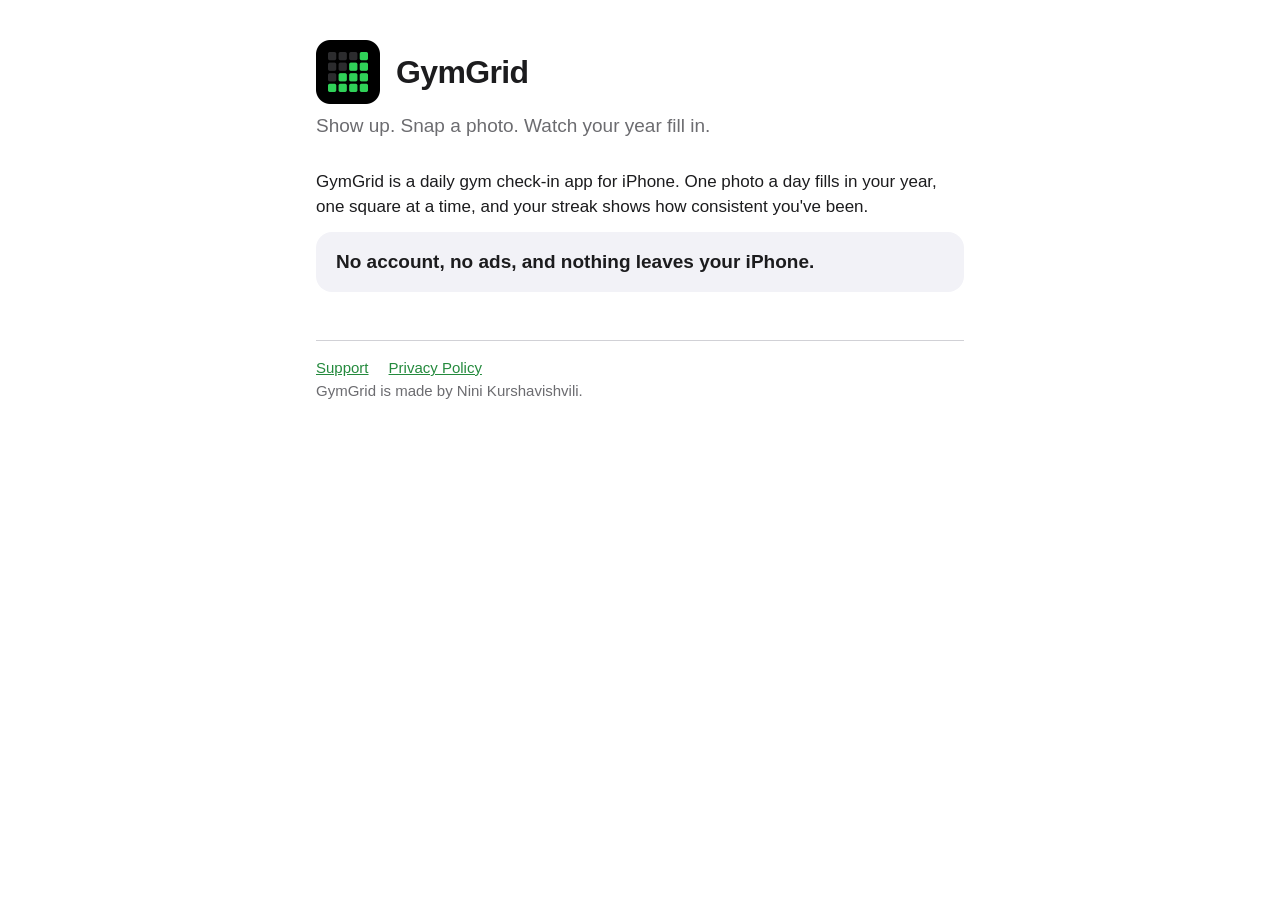
<file: docs/index.html>
<!doctype html>
<html lang="en">
<head>
  <meta charset="utf-8">
  <meta name="viewport" content="width=device-width, initial-scale=1">
  <title>GymGrid</title>
  <meta name="description" content="A daily gym check-in app for iPhone. One photo a day fills in your year, one square at a time.">
  <meta name="color-scheme" content="light dark">
  <link rel="stylesheet" href="site.css">
</head>
<body>
  <main>
    <header>
      <img src="images/app-icon.png" alt="" width="64" height="64">
      <h1>GymGrid</h1>
    </header>
    <p class="lead">Show up. Snap a photo. Watch your year fill in.</p>

    <p>
      GymGrid is a daily gym check-in app for iPhone. One photo a day fills in
      your year, one square at a time, and your streak shows how consistent
      you've been.
    </p>
    <p class="summary">No account, no ads, and nothing leaves your iPhone.</p>

    <footer>
      <nav class="links" aria-label="GymGrid site">
        <a href="support/">Support</a>
        <a href="privacy/">Privacy Policy</a>
      </nav>
      <p>GymGrid is made by Nini Kurshavishvili.</p>
    </footer>
  </main>
</body>
</html>
</file>
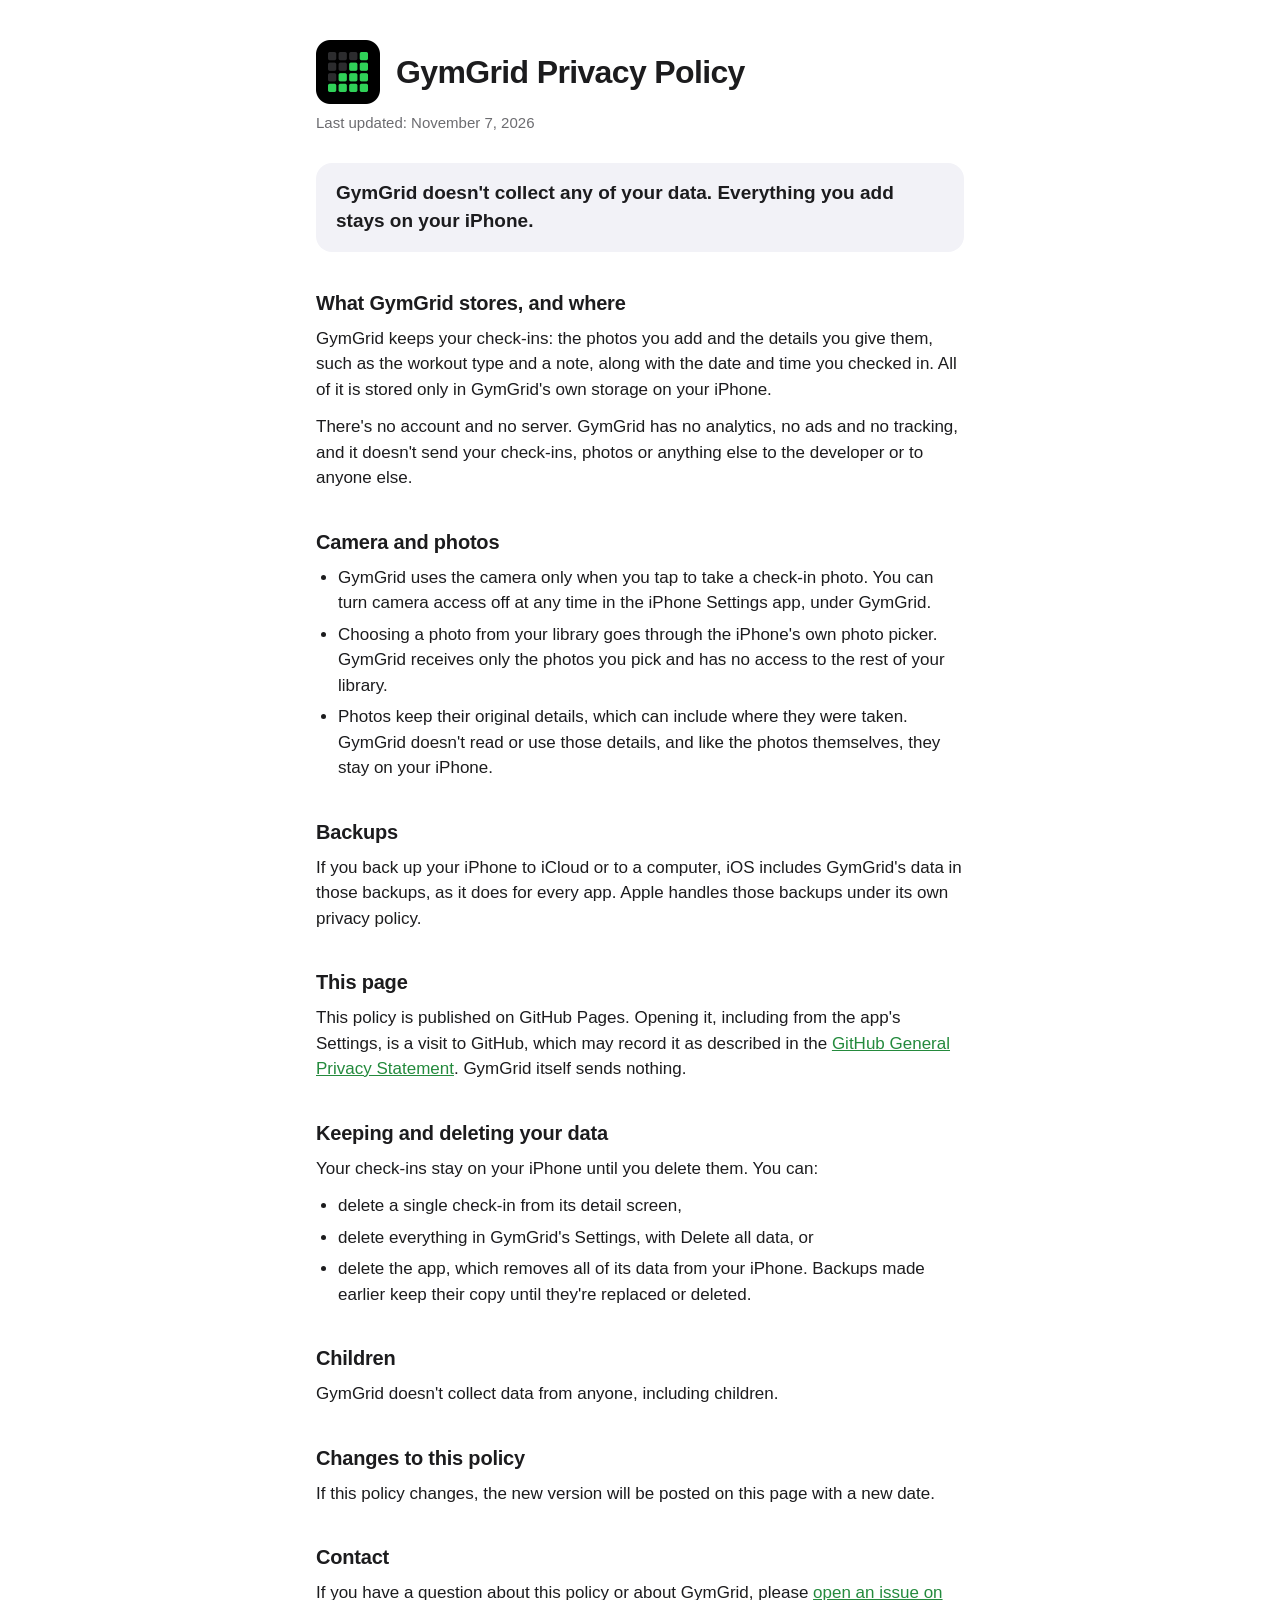
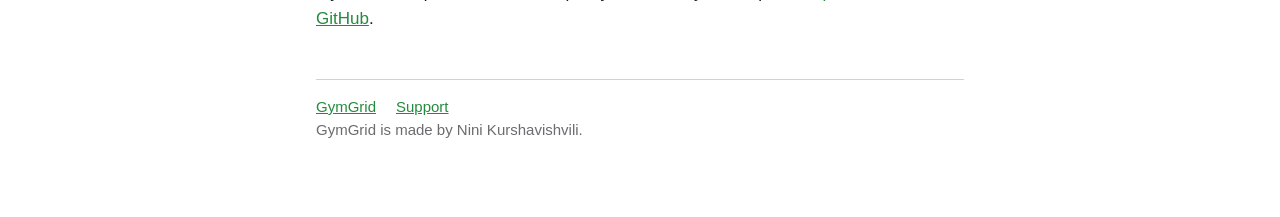
<file: docs/privacy/index.html>
<!doctype html>
<html lang="en">
<head>
  <meta charset="utf-8">
  <meta name="viewport" content="width=device-width, initial-scale=1">
  <title>GymGrid Privacy Policy</title>
  <meta name="description" content="GymGrid doesn't collect any of your data. Everything you add stays on your iPhone.">
  <meta name="color-scheme" content="light dark">
  <link rel="stylesheet" href="../site.css">
</head>
<body>
  <main>
    <header>
      <img src="../images/app-icon.png" alt="" width="64" height="64">
      <h1>GymGrid Privacy Policy</h1>
    </header>
    <p class="updated">Last updated: November 7, 2026</p>

    <p class="summary">GymGrid doesn't collect any of your data. Everything you add stays on your iPhone.</p>

    <h2>What GymGrid stores, and where</h2>
    <p>
      GymGrid keeps your check-ins: the photos you add and the details you
      give them, such as the workout type and a note, along with the date
      and time you checked in. All of it is stored only in GymGrid's own
      storage on your iPhone.
    </p>
    <p>
      There's no account and no server. GymGrid has no analytics, no ads and
      no tracking, and it doesn't send your check-ins, photos or anything
      else to the developer or to anyone else.
    </p>

    <h2>Camera and photos</h2>
    <ul>
      <li>
        GymGrid uses the camera only when you tap to take a check-in photo.
        You can turn camera access off at any time in the iPhone Settings app,
        under GymGrid.
      </li>
      <li>
        Choosing a photo from your library goes through the iPhone's own photo
        picker. GymGrid receives only the photos you pick and has no access to
        the rest of your library.
      </li>
      <li>
        Photos keep their original details, which can include where they were
        taken. GymGrid doesn't read or use those details, and like the photos
        themselves, they stay on your iPhone.
      </li>
    </ul>

    <h2>Backups</h2>
    <p>
      If you back up your iPhone to iCloud or to a computer, iOS includes
      GymGrid's data in those backups, as it does for every app. Apple handles
      those backups under its own privacy policy.
    </p>

    <h2>This page</h2>
    <p>
      This policy is published on GitHub Pages. Opening it, including from
      the app's Settings, is a visit to GitHub, which may record it as
      described in the
      <a href="https://docs.github.com/en/site-policy/privacy-policies/github-general-privacy-statement">GitHub General Privacy Statement</a>.
      GymGrid itself sends nothing.
    </p>

    <h2>Keeping and deleting your data</h2>
    <p>Your check-ins stay on your iPhone until you delete them. You can:</p>
    <ul>
      <li>delete a single check-in from its detail screen,</li>
      <li>delete everything in GymGrid's Settings, with Delete all data, or</li>
      <li>
        delete the app, which removes all of its data from your iPhone. Backups
        made earlier keep their copy until they're replaced or deleted.
      </li>
    </ul>

    <h2>Children</h2>
    <p>GymGrid doesn't collect data from anyone, including children.</p>

    <h2>Changes to this policy</h2>
    <p>
      If this policy changes, the new version will be posted on this page with
      a new date.
    </p>

    <h2>Contact</h2>
    <p>
      If you have a question about this policy or about GymGrid, please
      <a href="https://github.com/ninikurshavishvili/GymGrid/issues">open an issue on GitHub</a>.
    </p>

    <footer>
      <nav class="links" aria-label="GymGrid site">
        <a href="../">GymGrid</a>
        <a href="../support/">Support</a>
      </nav>
      <p>GymGrid is made by Nini Kurshavishvili.</p>
    </footer>
  </main>
</body>
</html>
</file>
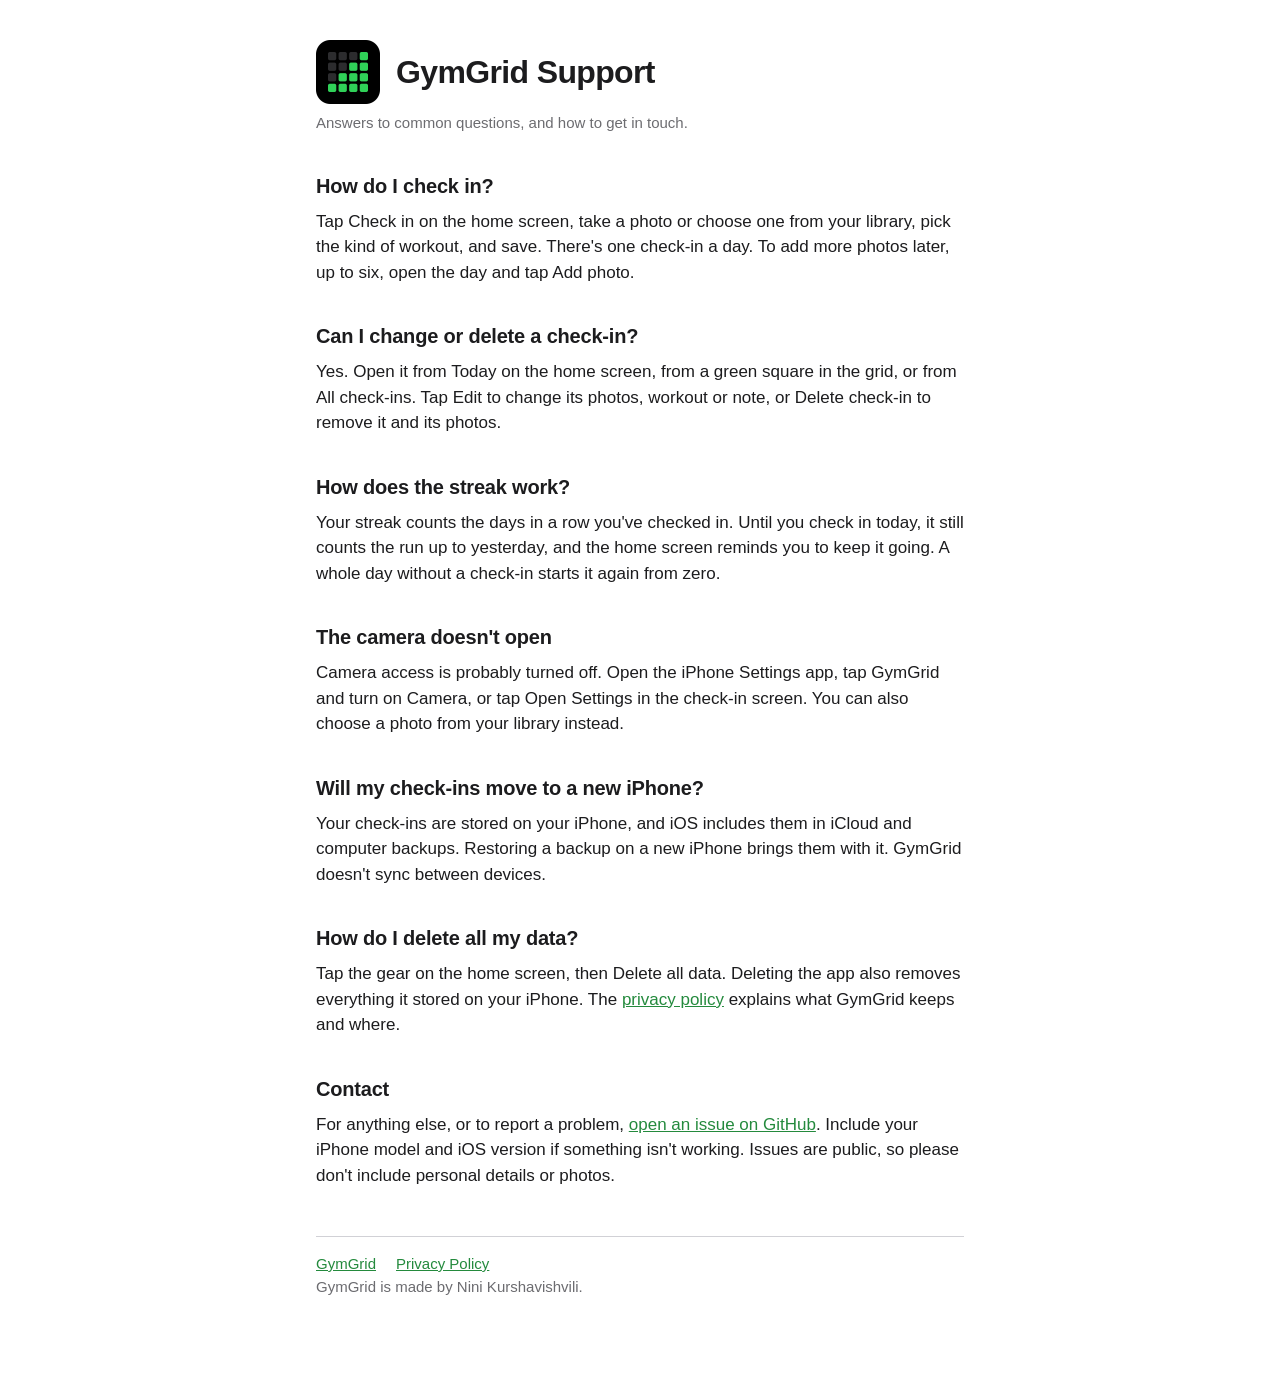
<file: docs/support/index.html>
<!doctype html>
<html lang="en">
<head>
  <meta charset="utf-8">
  <meta name="viewport" content="width=device-width, initial-scale=1">
  <title>GymGrid Support</title>
  <meta name="description" content="Help with GymGrid: checking in, streaks, camera access, moving to a new iPhone and deleting your data.">
  <meta name="color-scheme" content="light dark">
  <link rel="stylesheet" href="../site.css">
</head>
<body>
  <main>
    <header>
      <img src="../images/app-icon.png" alt="" width="64" height="64">
      <h1>GymGrid Support</h1>
    </header>
    <p class="updated">Answers to common questions, and how to get in touch.</p>

    <h2>How do I check in?</h2>
    <p>
      Tap Check in on the home screen, take a photo or choose one from your
      library, pick the kind of workout, and save. There's one check-in a
      day. To add more photos later, up to six, open the day and tap Add
      photo.
    </p>

    <h2>Can I change or delete a check-in?</h2>
    <p>
      Yes. Open it from Today on the home screen, from a green square in the
      grid, or from All check-ins. Tap Edit to change its photos, workout or
      note, or Delete check-in to remove it and its photos.
    </p>

    <h2>How does the streak work?</h2>
    <p>
      Your streak counts the days in a row you've checked in. Until you check
      in today, it still counts the run up to yesterday, and the home screen
      reminds you to keep it going. A whole day without a check-in starts it
      again from zero.
    </p>

    <h2>The camera doesn't open</h2>
    <p>
      Camera access is probably turned off. Open the iPhone Settings app, tap
      GymGrid and turn on Camera, or tap Open Settings in the check-in screen.
      You can also choose a photo from your library instead.
    </p>

    <h2>Will my check-ins move to a new iPhone?</h2>
    <p>
      Your check-ins are stored on your iPhone, and iOS includes them in
      iCloud and computer backups. Restoring a backup on a new iPhone brings
      them with it. GymGrid doesn't sync between devices.
    </p>

    <h2>How do I delete all my data?</h2>
    <p>
      Tap the gear on the home screen, then Delete all data. Deleting the app
      also removes everything it stored on your iPhone. The
      <a href="../privacy/">privacy policy</a> explains what GymGrid keeps and
      where.
    </p>

    <h2>Contact</h2>
    <p>
      For anything else, or to report a problem,
      <a href="https://github.com/ninikurshavishvili/GymGrid/issues">open an issue on GitHub</a>.
      Include your iPhone model and iOS version if something isn't working.
      Issues are public, so please don't include personal details or photos.
    </p>

    <footer>
      <nav class="links" aria-label="GymGrid site">
        <a href="../">GymGrid</a>
        <a href="../privacy/">Privacy Policy</a>
      </nav>
      <p>GymGrid is made by Nini Kurshavishvili.</p>
    </footer>
  </main>
</body>
</html>
</file>
<file: docs/site.css>
/* Shared by every page of the GymGrid site: Apple's system colours and
   type, light or dark to match the reader's device. */
:root {
  --bg: #ffffff;
  --surface: #f2f2f7;
  --text: #1c1c1e;
  --secondary: #6c6c70;
  --accent: #248a3d;
  --border: #d1d1d6;
}
@media (prefers-color-scheme: dark) {
  :root {
    --bg: #000000;
    --surface: #1c1c1e;
    --text: #ebebf5;
    --secondary: #8e8e93;
    --accent: #30d158;
    --border: #38383a;
  }
}
* { box-sizing: border-box; }
body {
  margin: 0;
  background: var(--bg);
  color: var(--text);
  font: 17px/1.5 -apple-system, BlinkMacSystemFont, "Segoe UI", Roboto, Helvetica, Arial, sans-serif;
  -webkit-text-size-adjust: 100%;
}
main {
  max-width: 680px;
  margin: 0 auto;
  padding: 40px 16px 64px;
}
header { display: flex; align-items: center; gap: 16px; margin-bottom: 8px; }
header img { width: 64px; height: 64px; }
h1 { font-size: 32px; line-height: 1.15; letter-spacing: -0.02em; margin: 0; }
h2 { font-size: 20px; letter-spacing: -0.01em; margin: 36px 0 8px; }
p, ul { margin: 0 0 12px; }
ul { padding-left: 22px; }
li { margin-bottom: 6px; }
a { color: var(--accent); }
.updated { color: var(--secondary); font-size: 15px; margin-bottom: 28px; }
.summary {
  background: var(--surface);
  border-radius: 16px;
  padding: 16px 20px;
  font-size: 19px;
  font-weight: 600;
}
footer {
  margin-top: 48px;
  padding-top: 16px;
  border-top: 1px solid var(--border);
  color: var(--secondary);
  font-size: 15px;
}
nav.links { display: flex; flex-wrap: wrap; gap: 8px 20px; }
.lead { font-size: 19px; color: var(--secondary); margin-bottom: 28px; }
</file>
